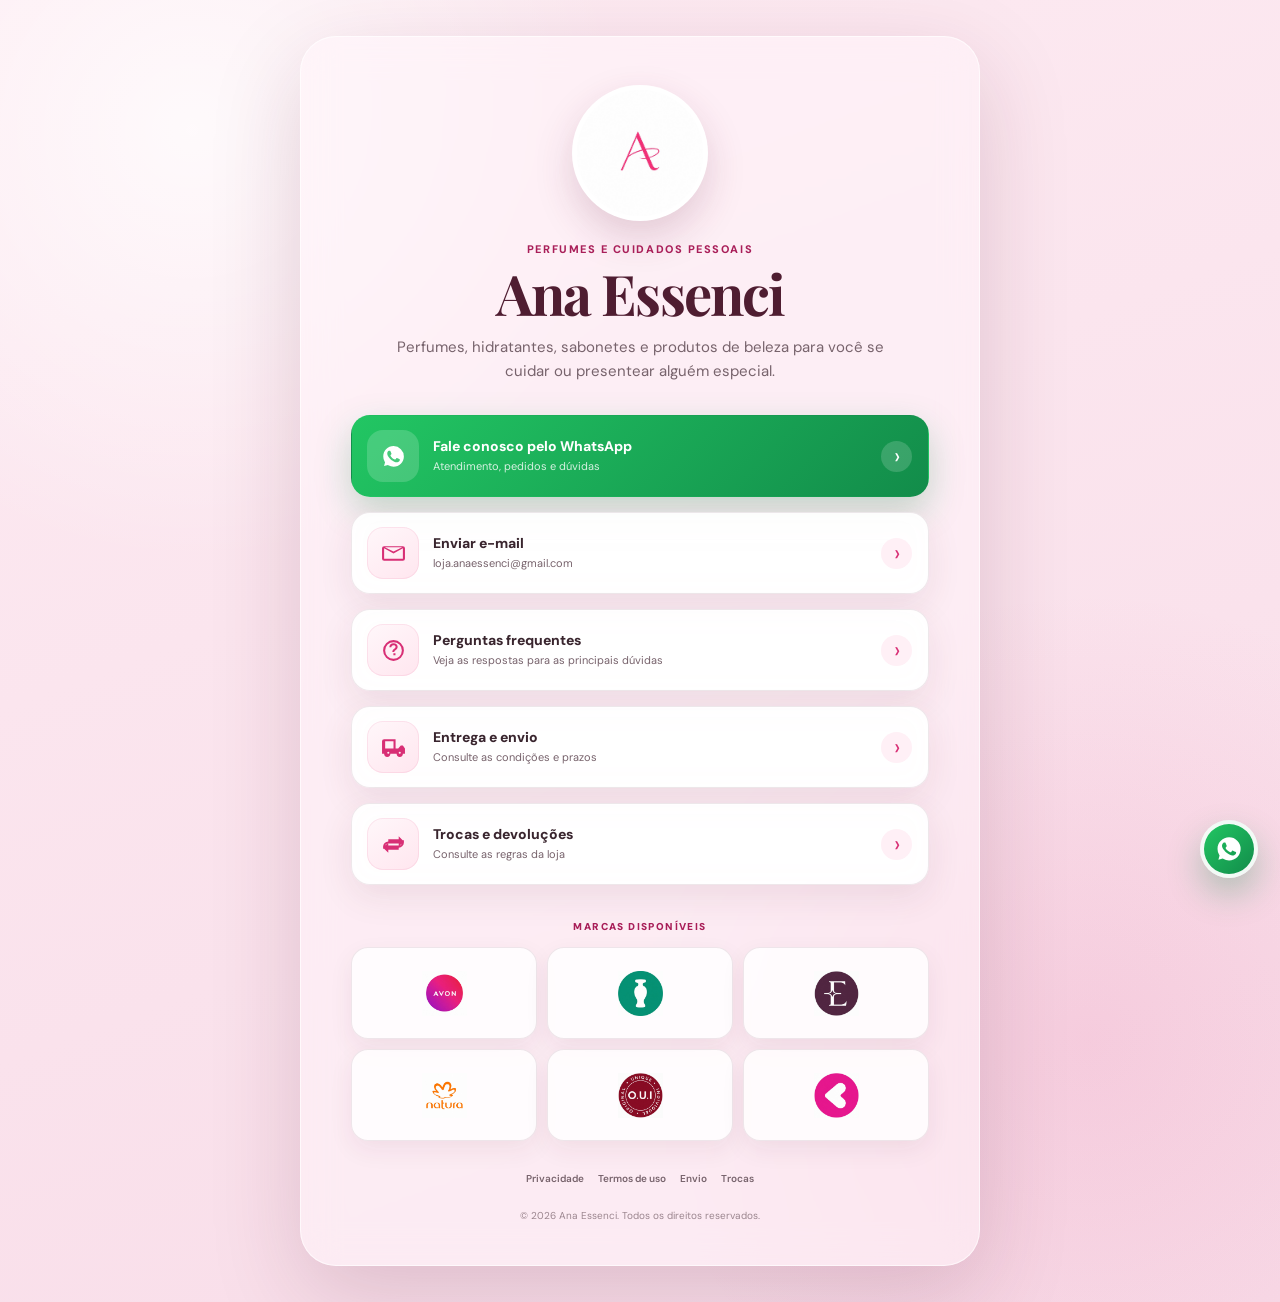
<file: index.html>
<!DOCTYPE html>
<html lang="pt-BR">
<head>
  <meta charset="UTF-8">

  <meta
    name="viewport"
    content="width=device-width, initial-scale=1.0"
  >

  <title>Ana Essenci | Perfumes e Cuidados Pessoais</title>

  <meta
    name="description"
    content="Perfumes, hidratantes, sabonetes e produtos de beleza com atendimento personalizado pela Ana Essenci."
  >

  <meta name="theme-color" content="#f8dce8">

  <link
    rel="icon"
    type="image/x-icon"
    href="favicon/favicon.ico"
  >

  <link rel="preconnect" href="https://fonts.googleapis.com">

  <link
    rel="preconnect"
    href="https://fonts.gstatic.com"
    crossorigin
  >

  <link
    href="https://fonts.googleapis.com/css2?family=DM+Sans:wght@400;500;600;700;800&family=Playfair+Display:wght@600;700&display=swap"
    rel="stylesheet"
  >

  <style>
    :root {
      --rosa-fundo: #f8dce8;
      --rosa-fundo-claro: #fff7fa;
      --rosa-card: rgba(255, 255, 255, 0.92);
      --rosa-principal: #d82f75;
      --rosa-escuro: #a91f59;
      --vinho: #4f1d31;

      --verde-whatsapp: #22c663;
      --verde-whatsapp-escuro: #128c4a;

      --texto: #39252e;
      --texto-suave: #77636c;
      --texto-claro: #9a858e;

      --branco: #ffffff;
      --borda: rgba(94, 34, 59, 0.1);

      --sombra-card:
        0 12px 35px rgba(89, 30, 56, 0.09);

      --sombra-hover:
        0 18px 45px rgba(89, 30, 56, 0.16);

      --transicao:
        0.25s cubic-bezier(0.22, 1, 0.36, 1);
    }

    * {
      box-sizing: border-box;
      margin: 0;
      padding: 0;
    }

    html {
      scroll-behavior: smooth;
    }

    body {
      min-height: 100vh;
      color: var(--texto);
      background:
        radial-gradient(
          circle at 15% 10%,
          rgba(255, 255, 255, 0.76),
          transparent 27%
        ),
        radial-gradient(
          circle at 85% 80%,
          rgba(216, 47, 117, 0.11),
          transparent 30%
        ),
        linear-gradient(
          160deg,
          #fdebf2,
          var(--rosa-fundo)
        );
      font-family: "DM Sans", Arial, sans-serif;
      line-height: 1.5;
      -webkit-font-smoothing: antialiased;
      text-rendering: optimizeLegibility;
    }

    img,
    svg {
      display: block;
    }

    img {
      max-width: 100%;
    }

    a {
      color: inherit;
      text-decoration: none;
    }

    button {
      border: 0;
      font: inherit;
    }

    .page-shell {
      width: min(100%, 680px);
      min-height: 100vh;
      margin: 0 auto;
      padding: 38px 24px 44px;
    }

    .profile {
      display: flex;
      align-items: center;
      flex-direction: column;
      text-align: center;
    }

    .profile__logo {
      display: grid;
      place-items: center;
      width: 126px;
      height: 126px;
      overflow: hidden;
      border: 5px solid rgba(255, 255, 255, 0.95);
      border-radius: 50%;
      background: var(--branco);
      box-shadow:
        0 16px 38px rgba(103, 31, 64, 0.18);
    }

    .profile__logo img {
      width: 100%;
      height: 100%;
      object-fit: cover;
    }

    .profile__eyebrow {
      margin-top: 20px;
      color: var(--rosa-escuro);
      font-size: 11px;
      font-weight: 800;
      letter-spacing: 0.14em;
      text-transform: uppercase;
    }

    .profile h1 {
      margin-top: 7px;
      color: var(--vinho);
      font-family:
        "Playfair Display",
        Georgia,
        serif;
      font-size: clamp(42px, 7vw, 56px);
      font-weight: 700;
      line-height: 1;
      letter-spacing: -0.035em;
    }

    .profile__description {
      max-width: 500px;
      margin-top: 14px;
      color: var(--texto-suave);
      font-size: 15px;
      line-height: 1.65;
    }

    .links {
      display: grid;
      gap: 13px;
      margin-top: 31px;
    }

    .link-card {
      position: relative;
      display: grid;
      grid-template-columns:
        52px
        minmax(0, 1fr)
        32px;
      align-items: center;
      min-height: 78px;
      gap: 14px;
      padding: 13px 15px;
      overflow: hidden;
      border: 1px solid var(--borda);
      border-radius: 19px;
      background: var(--rosa-card);
      box-shadow: var(--sombra-card);
      backdrop-filter: blur(14px);
      transition:
        transform var(--transicao),
        box-shadow var(--transicao),
        border-color var(--transicao);
    }

    .link-card::before {
      position: absolute;
      top: 0;
      bottom: 0;
      left: 0;
      width: 4px;
      border-radius: 20px 0 0 20px;
      background: var(--rosa-principal);
      content: "";
      opacity: 0;
      transition: opacity var(--transicao);
    }

    .link-card:hover {
      border-color: rgba(216, 47, 117, 0.24);
      box-shadow: var(--sombra-hover);
      transform: translateY(-3px);
    }

    .link-card:hover::before {
      opacity: 1;
    }

    .link-card:active {
      transform: scale(0.99);
    }

    .link-card__icon {
      display: grid;
      place-items: center;
      width: 52px;
      height: 52px;
      border-radius: 16px;
      color: var(--rosa-principal);
      background:
        linear-gradient(
          145deg,
          #fff7fa,
          #ffe6ef
        );
      box-shadow:
        inset 0 0 0 1px rgba(216, 47, 117, 0.09);
    }

    .link-card__icon svg {
      width: 25px;
      height: 25px;
    }

    .link-card__content {
      min-width: 0;
      text-align: left;
    }

    .link-card__content strong {
      display: block;
      color: var(--texto);
      font-size: 14px;
      font-weight: 800;
      line-height: 1.35;
    }

    .link-card__content span {
      display: block;
      margin-top: 3px;
      color: var(--texto-suave);
      font-size: 11px;
      line-height: 1.4;
    }

    .link-card__arrow {
      display: grid;
      place-items: center;
      width: 31px;
      height: 31px;
      border-radius: 50%;
      color: var(--rosa-principal);
      background: #fff0f6;
      font-size: 23px;
      line-height: 1;
      transition:
        color var(--transicao),
        background var(--transicao),
        transform var(--transicao);
    }

    .link-card:hover .link-card__arrow {
      color: var(--branco);
      background: var(--rosa-principal);
      transform: translateX(2px);
    }

    .link-card--whatsapp {
      color: var(--branco);
      border-color: transparent;
      background:
        linear-gradient(
          135deg,
          var(--verde-whatsapp),
          var(--verde-whatsapp-escuro)
        );
      box-shadow:
        0 14px 35px rgba(18, 140, 74, 0.25);
    }

    .link-card--whatsapp::before {
      display: none;
    }

    .link-card--whatsapp:hover {
      border-color: transparent;
      box-shadow:
        0 20px 44px rgba(18, 140, 74, 0.33);
    }

    .link-card--whatsapp .link-card__icon {
      color: var(--branco);
      background: rgba(255, 255, 255, 0.17);
      box-shadow: none;
    }

    .link-card--whatsapp .link-card__content strong {
      color: var(--branco);
    }

    .link-card--whatsapp .link-card__content span {
      color: rgba(255, 255, 255, 0.82);
    }

    .link-card--whatsapp .link-card__arrow {
      color: var(--branco);
      background: rgba(255, 255, 255, 0.16);
    }

    .link-card--whatsapp:hover .link-card__arrow {
      background: rgba(255, 255, 255, 0.25);
    }

    .section-label {
      margin: 34px 0 13px;
      color: var(--rosa-escuro);
      font-size: 10px;
      font-weight: 900;
      letter-spacing: 0.14em;
      text-align: center;
      text-transform: uppercase;
    }

    .brands {
      display: grid;
      grid-template-columns:
        repeat(3, minmax(0, 1fr));
      gap: 10px;
    }

    .brand-item {
      display: grid;
      place-items: center;
      min-height: 92px;
      padding: 15px;
      border: 1px solid var(--borda);
      border-radius: 17px;
      background: rgba(255, 255, 255, 0.82);
      box-shadow:
        0 9px 25px rgba(89, 30, 56, 0.07);
      transition:
        transform var(--transicao),
        box-shadow var(--transicao);
    }

    .brand-item:hover {
      box-shadow:
        0 15px 35px rgba(89, 30, 56, 0.12);
      transform: translateY(-3px);
    }

    .brand-item img {
      width: 100%;
      max-width: 110px;
      max-height: 45px;
      object-fit: contain;
    }

    .legal-links {
      display: flex;
      align-items: center;
      justify-content: center;
      flex-wrap: wrap;
      margin-top: 30px;
      gap: 8px 14px;
    }

    .legal-links a {
      color: var(--texto-suave);
      font-size: 10px;
      font-weight: 600;
      transition: color var(--transicao);
    }

    .legal-links a:hover {
      color: var(--rosa-escuro);
    }

    .footer {
      margin-top: 22px;
      color: var(--texto-claro);
      font-size: 10px;
      text-align: center;
    }

    .whatsapp-floating {
      position: fixed;
      right: 22px;
      bottom: 22px;
      z-index: 20;
      display: grid;
      place-items: center;
      width: 58px;
      height: 58px;
      border: 4px solid rgba(255, 255, 255, 0.94);
      border-radius: 50%;
      color: var(--branco);
      background:
        linear-gradient(
          135deg,
          var(--verde-whatsapp),
          var(--verde-whatsapp-escuro)
        );
      box-shadow:
        0 16px 34px rgba(18, 140, 74, 0.3);
      transition:
        transform var(--transicao),
        box-shadow var(--transicao);
    }

    .whatsapp-floating:hover {
      box-shadow:
        0 21px 44px rgba(18, 140, 74, 0.39);
      transform: translateY(-4px);
    }

    .whatsapp-floating svg {
      width: 28px;
      height: 28px;
    }

    a:focus-visible {
      outline: 3px solid rgba(216, 47, 117, 0.32);
      outline-offset: 4px;
    }

    @media (min-width: 900px) {
      body {
        display: flex;
        justify-content: center;
        padding: 36px;
      }

      .page-shell {
        min-height: auto;
        padding: 48px 50px 42px;
        border: 1px solid rgba(255, 255, 255, 0.65);
        border-radius: 36px;
        background: rgba(255, 245, 249, 0.57);
        box-shadow:
          0 30px 90px rgba(88, 25, 53, 0.17);
        backdrop-filter: blur(18px);
      }

      .profile__logo {
        width: 136px;
        height: 136px;
      }

      .links {
        gap: 15px;
      }

      .link-card {
        min-height: 82px;
      }
    }

    @media (max-width: 560px) {
      .page-shell {
        padding:
          31px
          14px
          35px;
      }

      .profile__logo {
        width: 112px;
        height: 112px;
      }

      .profile__eyebrow {
        margin-top: 16px;
        font-size: 9px;
      }

      .profile h1 {
        font-size: 41px;
      }

      .profile__description {
        max-width: 360px;
        margin-top: 11px;
        font-size: 13px;
      }

      .links {
        margin-top: 26px;
        gap: 11px;
      }

      .link-card {
        grid-template-columns:
          47px
          minmax(0, 1fr)
          29px;
        min-height: 72px;
        gap: 11px;
        padding: 11px 12px;
        border-radius: 17px;
      }

      .link-card__icon {
        width: 47px;
        height: 47px;
        border-radius: 14px;
      }

      .link-card__icon svg {
        width: 23px;
        height: 23px;
      }

      .link-card__content strong {
        font-size: 13px;
      }

      .link-card__content span {
        font-size: 10px;
      }

      .link-card__arrow {
        width: 28px;
        height: 28px;
        font-size: 21px;
      }

      .section-label {
        margin-top: 29px;
      }

      .brands {
        grid-template-columns:
          repeat(2, minmax(0, 1fr));
        gap: 8px;
      }

      .brand-item {
        min-height: 80px;
        padding: 13px;
        border-radius: 15px;
      }

      .brand-item img {
        max-width: 96px;
        max-height: 40px;
      }

      .whatsapp-floating {
        right: 13px;
        bottom: 13px;
        width: 54px;
        height: 54px;
        border-width: 3px;
      }
    }

    @media (max-width: 350px) {
      .page-shell {
        padding-inline: 10px;
      }

      .profile h1 {
        font-size: 37px;
      }

      .link-card {
        grid-template-columns:
          43px
          minmax(0, 1fr)
          26px;
        gap: 9px;
      }

      .link-card__icon {
        width: 43px;
        height: 43px;
      }
    }

    @media (prefers-reduced-motion: reduce) {
      *,
      *::before,
      *::after {
        scroll-behavior: auto !important;
        transition-duration: 0.01ms !important;
      }
    }
  </style>
</head>

<body>

  <main class="page-shell">

    <header class="profile">

      <div class="profile__logo">
        <img
          src="logo/logo.jpg"
          alt="Ana Essenci"
          width="140"
          height="140"
        >
      </div>

      <span class="profile__eyebrow">
        Perfumes e cuidados pessoais
      </span>

      <h1>Ana Essenci</h1>

      <p class="profile__description">
        Perfumes, hidratantes, sabonetes e produtos de beleza
        para você se cuidar ou presentear alguém especial.
      </p>

    </header>

    <section class="links" aria-label="Links da Ana Essenci">

      <a
        class="link-card link-card--whatsapp"
        href="https://wa.me/5562998390546?text=Olá!%20Vim%20pelo%20site%20da%20Ana%20Essenci%20e%20gostaria%20de%20conhecer%20os%20produtos."
        target="_blank"
        rel="noopener noreferrer"
      >

        <span class="link-card__icon">
          <svg viewBox="0 0 24 24" aria-hidden="true">
            <path
              fill="currentColor"
              d="M17.47 14.38c-.3-.15-1.76-.87-2.03-.97-.27-.1-.47-.15-.67.15-.2.3-.77.97-.94 1.16-.17.2-.35.22-.64.07-.3-.15-1.26-.46-2.39-1.47-.88-.79-1.48-1.76-1.65-2.06-.17-.3-.02-.46.13-.61.13-.13.3-.35.45-.52.15-.17.2-.3.3-.5.1-.2.05-.37-.03-.52-.07-.15-.67-1.61-.92-2.21-.24-.58-.49-.5-.67-.51h-.57c-.2 0-.52.07-.79.37-.27.3-1.04 1.02-1.04 2.48s1.07 2.88 1.21 3.08c.15.2 2.1 3.2 5.08 4.49.71.31 1.26.49 1.69.63.71.23 1.36.19 1.87.12.57-.09 1.76-.72 2.01-1.41.25-.69.25-1.29.17-1.41-.07-.12-.27-.2-.57-.35M12.05 21.79h-.01a9.87 9.87 0 0 1-5.03-1.38l-.36-.21-3.74.98 1-3.65-.24-.37a9.86 9.86 0 0 1-1.51-5.26C2.16 6.44 6.6 2.01 12.05 2.01a9.82 9.82 0 0 1 7.02 2.91 9.83 9.83 0 0 1 2.9 7.03c0 5.45-4.44 9.88-9.92 9.88"
            />
          </svg>
        </span>

        <span class="link-card__content">
          <strong>Fale conosco pelo WhatsApp</strong>
          <span>Atendimento, pedidos e dúvidas</span>
        </span>

        <span class="link-card__arrow">›</span>

      </a>

      <a
        class="link-card"
        href="mailto:loja.anaessenci@gmail.com?subject=Atendimento%20Ana%20Essenci"
      >

        <span class="link-card__icon">
          <svg viewBox="0 0 24 24" aria-hidden="true">
            <path
              fill="currentColor"
              d="M3 5h18a2 2 0 0 1 2 2v10a2 2 0 0 1-2 2H3a2 2 0 0 1-2-2V7a2 2 0 0 1 2-2Zm9 7L3 7v10h18V7l-9 5Zm0-2 8.4-4H3.6L12 10Z"
            />
          </svg>
        </span>

        <span class="link-card__content">
          <strong>Enviar e-mail</strong>
          <span>loja.anaessenci@gmail.com</span>
        </span>

        <span class="link-card__arrow">›</span>

      </a>

      <a
        class="link-card"
        href="paginas/perguntas-frequentes.html"
      >

        <span class="link-card__icon">
          <svg viewBox="0 0 24 24" aria-hidden="true">
            <path
              fill="currentColor"
              d="M12 2a10 10 0 1 0 0 20 10 10 0 0 0 0-20Zm0 18a8 8 0 1 1 0-16 8 8 0 0 1 0 16Zm-.1-5.4h2v2h-2v-2Zm.1-7.7c-1.2 0-2 .7-2.1 1.9H8c.1-2.3 1.7-3.8 4-3.8 2.4 0 4 1.4 4 3.5 0 1.5-.8 2.4-2.1 3.2-.9.6-1.1.9-1.1 1.8h-1.9c0-1.6.4-2.3 1.8-3.2.9-.6 1.3-1 1.3-1.8 0-1-.8-1.6-2-1.6Z"
            />
          </svg>
        </span>

        <span class="link-card__content">
          <strong>Perguntas frequentes</strong>
          <span>Veja as respostas para as principais dúvidas</span>
        </span>

        <span class="link-card__arrow">›</span>

      </a>

      <a
        class="link-card"
        href="paginas/politica-de-envio.html"
      >

        <span class="link-card__icon">
          <svg viewBox="0 0 24 24" aria-hidden="true">
            <path
              fill="currentColor"
              d="M3 4h11v9h2.5l2.5-3H21l2 3v5h-2a3 3 0 0 1-6 0H9a3 3 0 0 1-6 0H1V6a2 2 0 0 1 2-2Zm1 2v7h8V6H4Zm3 10a1 1 0 1 0 0 2 1 1 0 0 0 0-2Zm11 0a1 1 0 1 0 0 2 1 1 0 0 0 0-2Z"
            />
          </svg>
        </span>

        <span class="link-card__content">
          <strong>Entrega e envio</strong>
          <span>Consulte as condições e prazos</span>
        </span>

        <span class="link-card__arrow">›</span>

      </a>

      <a
        class="link-card"
        href="paginas/trocas-e-devolucoes.html"
      >

        <span class="link-card__icon">
          <svg viewBox="0 0 24 24" aria-hidden="true">
            <path
              fill="currentColor"
              d="M7 7h10V4l5 5-5 5v-3H7a3 3 0 0 0-3 3v2H2v-2a5 5 0 0 1 5-5Zm10 10H7v3l-5-5 5-5v3h10a3 3 0 0 0 3-3V8h2v2a5 5 0 0 1-5 5Z"
            />
          </svg>
        </span>

        <span class="link-card__content">
          <strong>Trocas e devoluções</strong>
          <span>Consulte as regras da loja</span>
        </span>

        <span class="link-card__arrow">›</span>

      </a>

    </section>

    <p class="section-label">Marcas disponíveis</p>

    <section class="brands" aria-label="Marcas">

      <div class="brand-item">
        <img
          src="marcas/avon.webp"
          alt="Avon"
          loading="lazy"
        >
      </div>

      <div class="brand-item">
        <img
          src="marcas/boticario.webp"
          alt="O Boticário"
          loading="lazy"
        >
      </div>

      <div class="brand-item">
        <img
          src="marcas/eudora.webp"
          alt="Eudora"
          loading="lazy"
        >
      </div>

      <div class="brand-item">
        <img
          src="marcas/natura.webp"
          alt="Natura"
          loading="lazy"
        >
      </div>

      <div class="brand-item">
        <img
          src="marcas/oui.webp"
          alt="O.U.i"
          loading="lazy"
        >
      </div>

      <div class="brand-item">
        <img
          src="marcas/quem-disse-berenice.webp"
          alt="Quem Disse, Berenice?"
          loading="lazy"
        >
      </div>

    </section>

    <nav class="legal-links" aria-label="Links legais">

      <a href="paginas/politica-de-privacidade.html">
        Privacidade
      </a>

      <a href="paginas/termos-de-uso.html">
        Termos de uso
      </a>

      <a href="paginas/politica-de-envio.html">
        Envio
      </a>

      <a href="paginas/trocas-e-devolucoes.html">
        Trocas
      </a>

    </nav>

    <footer class="footer">
      © <span id="currentYear"></span> Ana Essenci.
      Todos os direitos reservados.
    </footer>

  </main>

  <a
    class="whatsapp-floating"
    href="https://wa.me/5562998390546?text=Olá!%20Vim%20pelo%20site%20da%20Ana%20Essenci."
    target="_blank"
    rel="noopener noreferrer"
    aria-label="Falar pelo WhatsApp"
  >

    <svg viewBox="0 0 24 24" aria-hidden="true">
      <path
        fill="currentColor"
        d="M17.47 14.38c-.3-.15-1.76-.87-2.03-.97-.27-.1-.47-.15-.67.15-.2.3-.77.97-.94 1.16-.17.2-.35.22-.64.07-.3-.15-1.26-.46-2.39-1.47-.88-.79-1.48-1.76-1.65-2.06-.17-.3-.02-.46.13-.61.13-.13.3-.35.45-.52.15-.17.2-.3.3-.5.1-.2.05-.37-.03-.52-.07-.15-.67-1.61-.92-2.21-.24-.58-.49-.5-.67-.51h-.57c-.2 0-.52.07-.79.37-.27.3-1.04 1.02-1.04 2.48s1.07 2.88 1.21 3.08c.15.2 2.1 3.2 5.08 4.49.71.31 1.26.49 1.69.63.71.23 1.36.19 1.87.12.57-.09 1.76-.72 2.01-1.41.25-.69.25-1.29.17-1.41-.07-.12-.27-.2-.57-.35M12.05 21.79h-.01a9.87 9.87 0 0 1-5.03-1.38l-.36-.21-3.74.98 1-3.65-.24-.37a9.86 9.86 0 0 1-1.51-5.26C2.16 6.44 6.6 2.01 12.05 2.01a9.82 9.82 0 0 1 7.02 2.91 9.83 9.83 0 0 1 2.9 7.03c0 5.45-4.44 9.88-9.92 9.88"
      />
    </svg>

  </a>

  <script>
    "use strict";

    document.addEventListener("DOMContentLoaded", () => {
      const currentYear =
        document.getElementById("currentYear");

      if (currentYear) {
        currentYear.textContent =
          new Date().getFullYear();
      }
    });
  </script>

</body>
</html>
</file>
